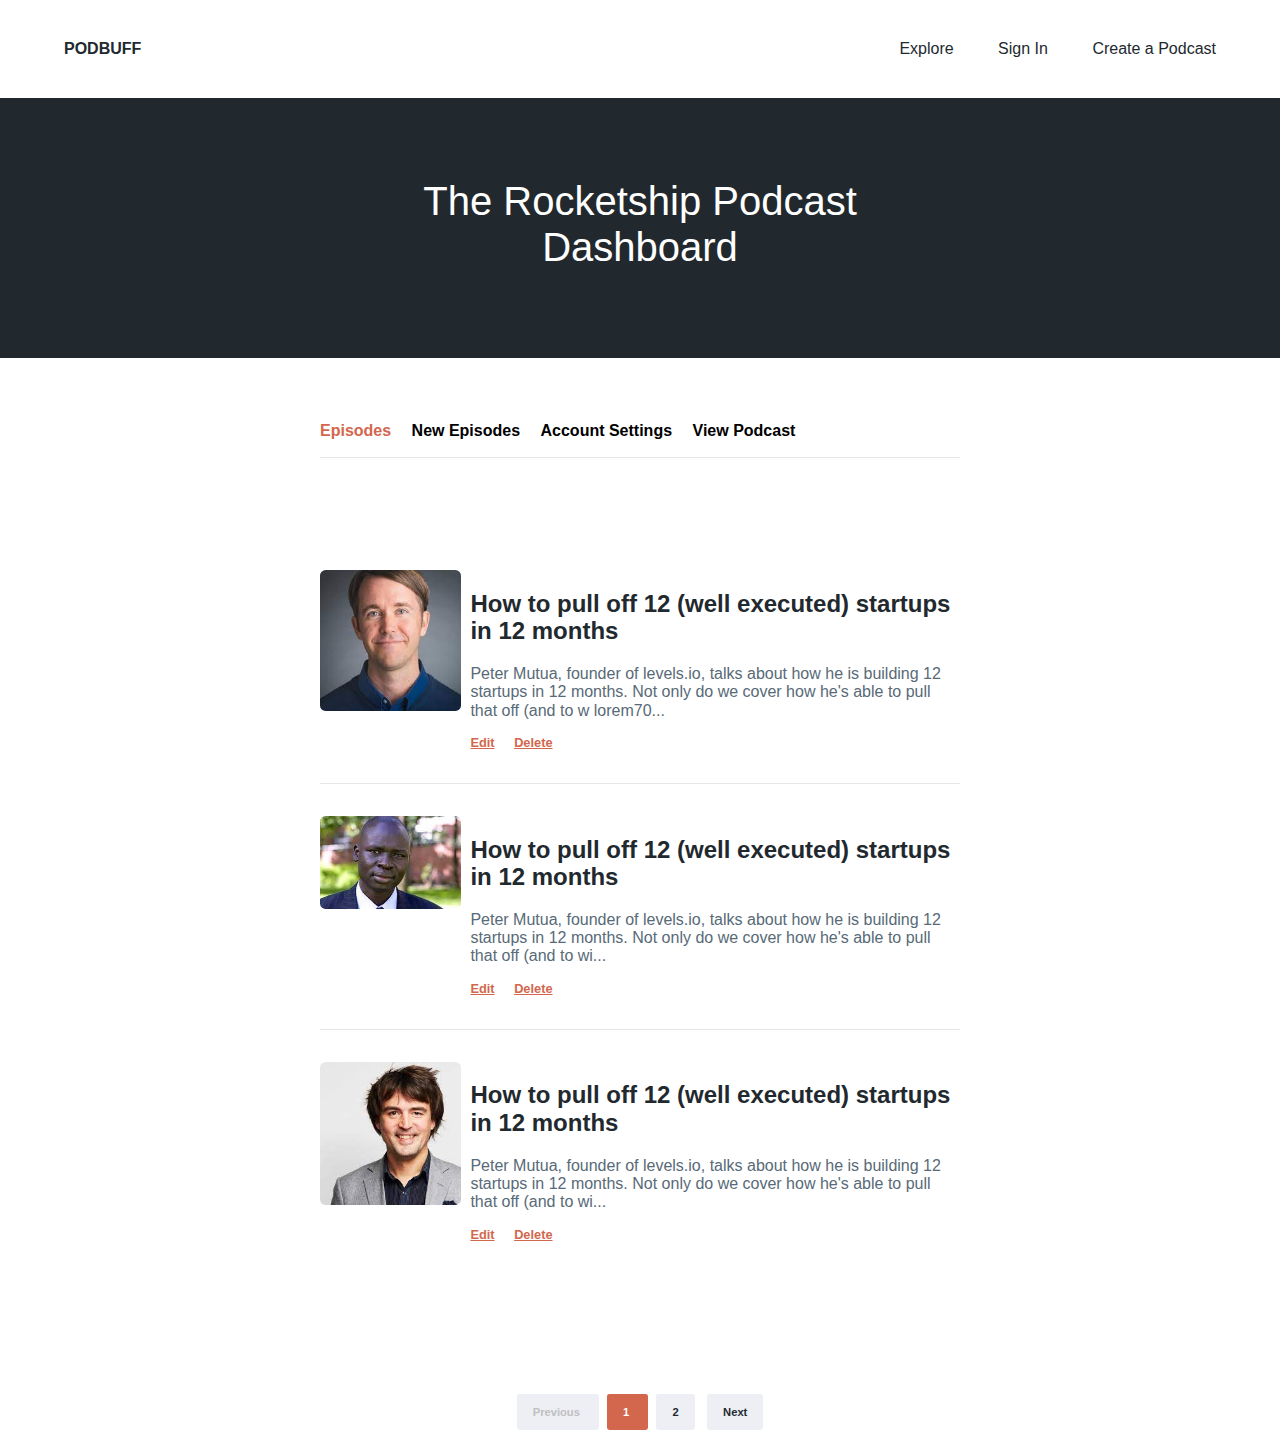
<file: dashboard.html>
<!DOCTYPE html>
<html lang="en">
<head>
  <meta charset="UTF-8">
  <meta http-equiv="X-UA-Compatible" content="IE=edge">
  <meta name="viewport" content="width=device-width, initial-scale=1.0">
  <title>Document</title>
  <link rel="stylesheet" href="css/application.css">

</head>

<body>
  <header id="main_header" class="cf">
    <div class="wrapper_wide">
      <a href="index.html" id="logo">PodBuff</a>
      <nav>
        <ul>
          <li><a href="podcast.html">Explore</a></li>
          <li><a href="sign-in.html">Sign In</a></li>
          <li><a href="sign-up.html">Create a Podcast</a></li>
        </ul>
      </nav>
    </div>
  </header>
  
  <div id="podcast_show">
    <div id="show_banner">
      <div class="wrapper_skinny">
      <h1>The Rocketship Podcast Dashboard</h1>
    </div>
  </div>

  <div id="links">
    <div class="wrapper_skinny">
      <ul class = "current">
        <li class = "current">Episodes </li>
        <li> <a href="#"></a>New Episodes </li>
        <li> <a href="#"></a>Account Settings </li>
        <li> <a href="#"></a>View Podcast</li>
      </ul>
    </div>
  </div>

  <!-- <div id="episode_content">
    <div class="wrapper_skinny">
      <img src="css/peter.jpeg" alt="peter" class="current_episode_thumbnail"> 
      <h2>How to pull off 12 (well executed) startups in 12 months</h2>
      <p class="description">Peter Mutua, founder of levels.io, talks about how he is building 12 startups in 12 months. Not only do we cover how he's able to pull that off (and to wit....</p>
      <div class="authorized_links">
        <a href="#">Edit</a>
        <a href="#">Delete</a>
      </div>
    </div>
  </div>
   -->
  <div id="episodes">
    <div class="wrapper_skinny">
      <ul class="cf">
        <li class="cf">
          <div class="episode_thumbnail">
            <a href="#">
              <img src="css/allan.jpeg" alt="peter">
            </a>
          </div>
          <div class="episode_overview">
            <h2><a href="#">How to pull off 12 (well executed) startups in 12 months</a></h2>
           <p class="description">Peter Mutua, founder of levels.io, talks about how he is building 12 startups in 12 months. Not only do we cover how he's able to pull that off (and to w lorem70...</p>
            <div class="authorized_links">
              <a href="#">Edit</a>
              <a href="#">Delete</a>
            </div>
          </div>
          
        </li>
         <li class="cf">
          <div class="episode_thumbnail">
            <a href="#">
              <img src="css/fabian.jpeg" alt="peter">
            </a>
          </div>
          <div class="episode_overview">
            <h2><a href="#">How to pull off 12 (well executed) startups in 12 months</a></h2>
           <p class="description">Peter Mutua, founder of levels.io, talks about how he is building 12 startups in 12 months. Not only do we cover how he's able to pull that off (and to wi...</p>
           <div class="authorized_links">
              <a href="#">Edit</a>
              <a href="#">Delete</a>
            </div>
          </div>
          
        </li>
         <li class="cf">
          <div class="episode_thumbnail">
            <a href="#">
              <img src="css/dylan.jpeg" alt="peter">
            </a>
          </div>
          <div class="episode_overview">
            <h2><a href="#">How to pull off 12 (well executed) startups in 12 months</a></h2>
           <p class="description">Peter Mutua, founder of levels.io, talks about how he is building 12 startups in 12 months. Not only do we cover how he's able to pull that off (and to wi...</p>
           <div class="authorized_links">
              <a href="#">Edit</a>
              <a href="#">Delete</a>
            </div>
          </div>
          
        </li>
      </ul>
    </div>
  </div>

  </div>
      <div class="pagination">
      <span class="previous_page disabled">
        Previous
      </span>
      <em class="current">
        1
      </em>
      <a href="#">2</a>
      <a href="#" class="next_page">Next</a>
    </div>
</body>
</html>
</file>
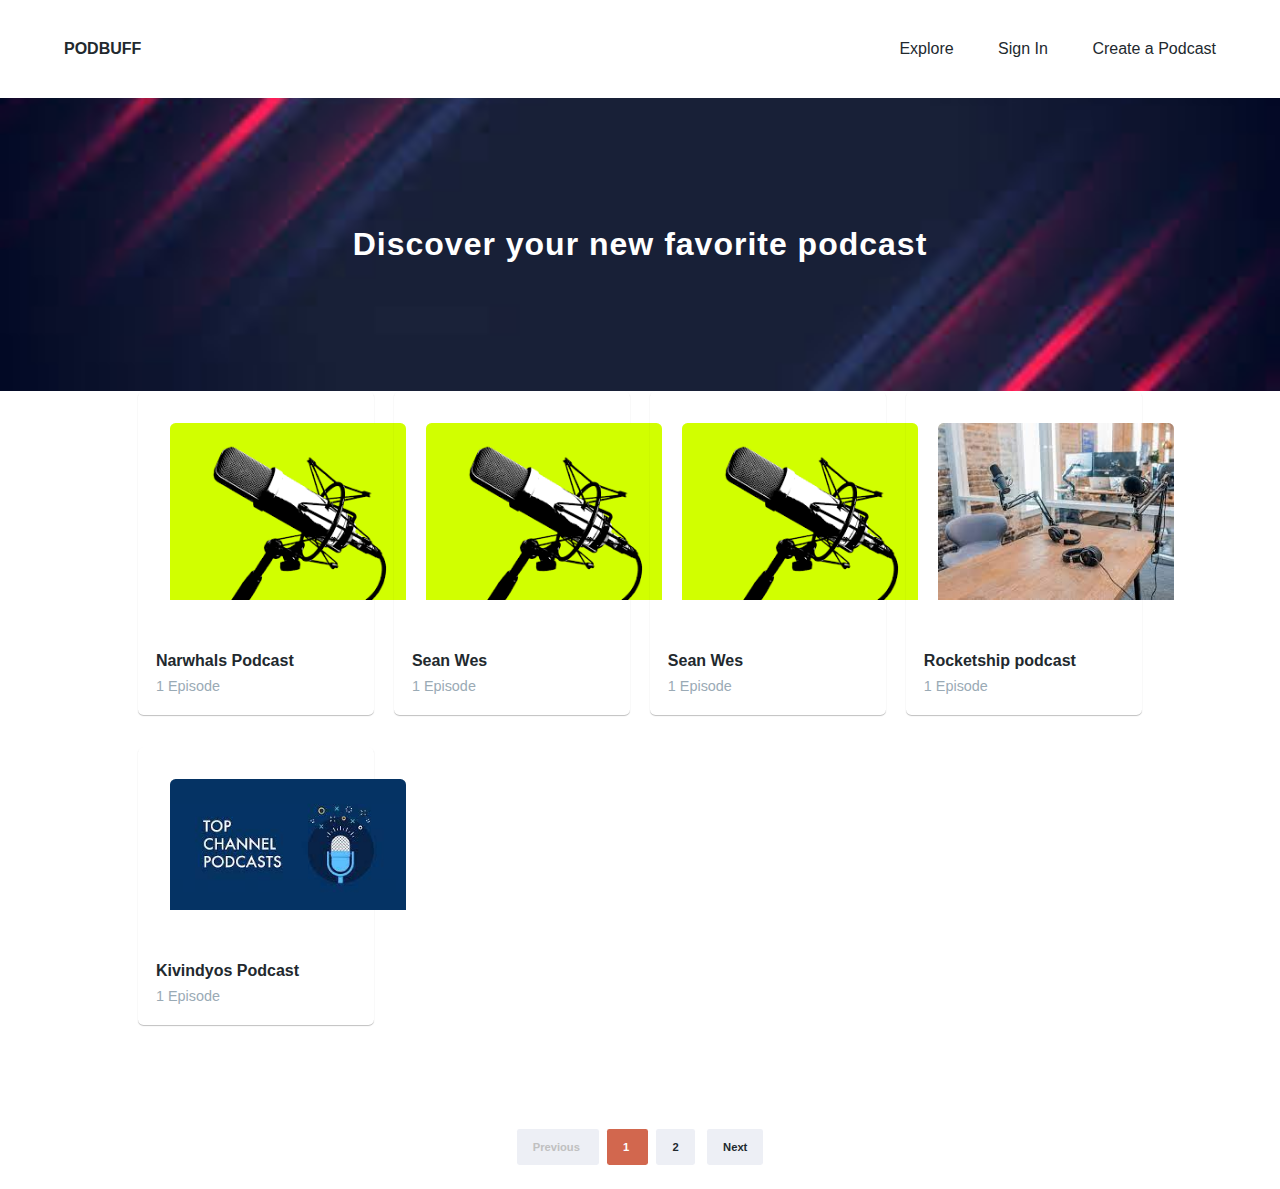
<file: podcast.html>
<!DOCTYPE html>
<html lang="en">
<head>
  <meta charset="UTF-8">
  <meta http-equiv="X-UA-Compatible" content="IE=edge">
  <meta name="viewport" content="width=device-width, initial-scale=1.0">
  <title>Document</title>
  <link rel="stylesheet" href="css/application.css">

</head>

<body>
  <header id="main_header" class="cf">
    <div class="wrapper_wide">
       <a href="index.html" id="logo">PodBuff</a>
      <nav>
        <ul>
          <li><a href="podcast.html">Explore</a></li>
          <li><a href="sign-in.html">Sign In</a></li>
          <li><a href="sign-up.html">Create a Podcast</a></li>
        </ul>
      </nav>
    </div>
  </header>

  
    <div id="banner" class = 'podcast_banner'>
      <h1>Discover your new favorite podcast</h1>
    </div>
    <div id="podcast" class = "cf">
      <div class="wrapper">
        <ul>
          <a href="podcast_show.html">
            <li>
              <img src="css/seanwes.png" alt="narwhals podcast">
              <div class="podcast_overview">
                <h2>Narwhals Podcast</h2>
                <p class="episode_count">1 Episode</p>
              </div>
            </li>
          </a>
          <a href="podcast_show.html">
            <li>
              <img src="css/seanwes.png" alt="hash podcast">
              <div class="podcast_overview">
                <h2>Sean Wes</h2>
                <p class="episode_count">1 Episode</p>
              </div>
            </li>
          </a><a href="podcast_show.html">
            <li>
              <img src="css/seanwes.png" alt="hash podcast">
              <div class="podcast_overview">
                <h2>Sean Wes</h2>
                <p class="episode_count">1 Episode</p>
              </div>
            </li>
          </a><a href="podcast_show.html">
            <li>
              <img src="css/rocketship.jpeg" alt="hash podcast">
              <div class="podcast_overview">
                <h2>Rocketship podcast</h2>
                <p class="episode_count">1 Episode</p>
              </div>
            </li>
          </a><a href="podcast_show.html">
            <li>
              <img src="css/download (2).jpeg" alt="hash podcast">
              <div class="podcast_overview">
                <h2>Kivindyos Podcast</h2>
                <p class="episode_count">1 Episode</p>
              </div>
            </li>
          </a>
        </ul>
      </div>
    </div>
    <div class="pagination">
      <span class="previous_page disabled">
        Previous
      </span>
      <em class="current">
        1
      </em>
      <a href="#">2</a>
      <a href="#" class="next_page">Next</a>
    </div>
</body>
</html>
</file>
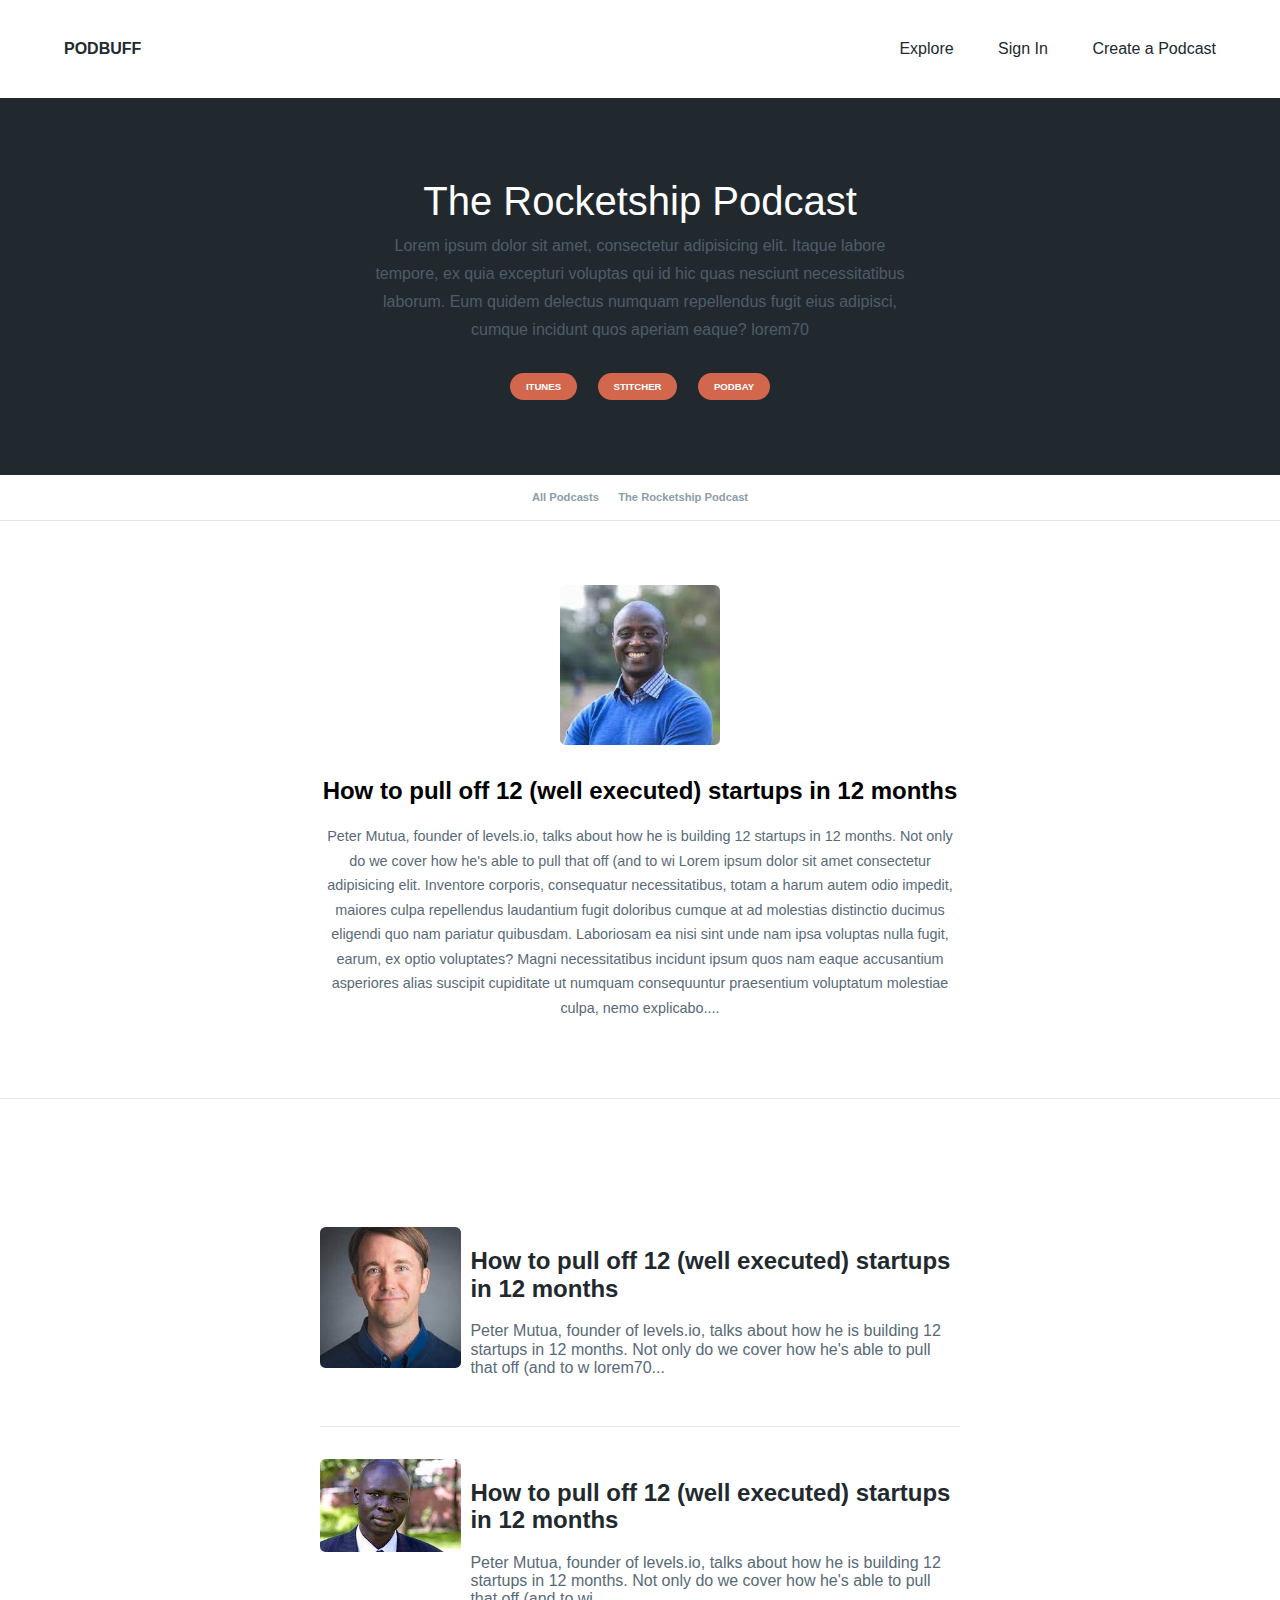
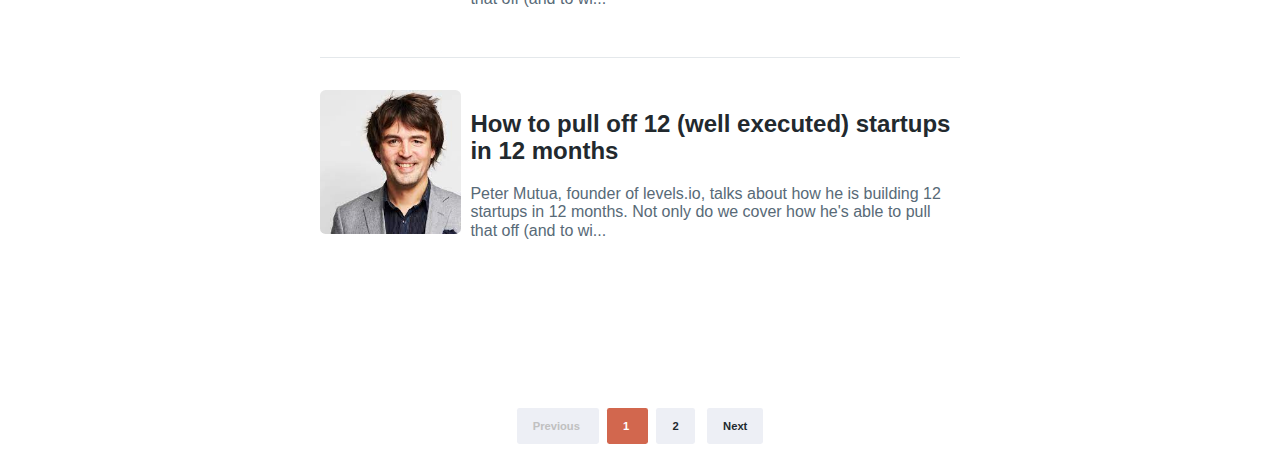
<file: podcast_show.html>
<!DOCTYPE html>
<html lang="en">
<head>
  <meta charset="UTF-8">
  <meta http-equiv="X-UA-Compatible" content="IE=edge">
  <meta name="viewport" content="width=device-width, initial-scale=1.0">
  <title>Document</title>
  <link rel="stylesheet" href="css/application.css">

</head>

<body>
  <header id="main_header" class="cf">
    <div class="wrapper_wide">
      <a href="index.html" id="logo">PodBuff</a>
      <nav>
        <ul>
          <li><a href="podcast.html">Explore</a></li>
          <li><a href="sign-in.html">Sign In</a></li>
          <li><a href="sign-up.html">Create a Podcast</a></li>
        </ul>
      </nav>
    </div>
  </header>
  
  <div id="podcast_show">
    <div id="show_banner">
      <div class="wrapper_skinny">
      <h1>The Rocketship Podcast</h1>
      <p class="description">Lorem ipsum dolor sit amet, consectetur adipisicing elit. Itaque labore tempore, ex quia excepturi voluptas qui id hic quas nesciunt necessitatibus laborum. Eum quidem delectus numquam repellendus fugit eius adipisci, cumque incidunt quos aperiam eaque? lorem70</p>
      <a href="#" class="subscribe_link">Itunes</a>
      <a href="#" class="subscribe_link">Stitcher</a>
      <a href="#" class="subscribe_link">PodBay</a>

    </div>
  </div>
  <div id="breadcrumb">
    <a href="">
      All Podcasts 
      <span></span>
       The Rocketship Podcast
      </a>
  </div>
  <div id="episode_content">
    <div class="wrapper_skinny">
      <img src="css/peter.jpeg" alt="peter" class="current_episode_thumbnail"> 
      <h2>How to pull off 12 (well executed) startups in 12 months</h2>
      <p class="description">Peter Mutua, founder of levels.io, talks about how he is building 12 startups in 12 months. Not only do we cover how he's able to pull that off (and to wi Lorem ipsum dolor sit amet consectetur adipisicing elit. Inventore corporis, consequatur necessitatibus, totam a harum autem odio impedit, maiores culpa repellendus laudantium fugit doloribus cumque at ad molestias distinctio ducimus eligendi quo nam pariatur quibusdam. Laboriosam ea nisi sint unde nam ipsa voluptas nulla fugit, earum, ex optio voluptates? Magni necessitatibus incidunt ipsum quos nam eaque accusantium asperiores alias suscipit cupiditate ut numquam consequuntur praesentium voluptatum molestiae culpa, nemo explicabo....</p>
    </div>
  </div>
  
  <div id="episodes">
    <div class="wrapper_skinny">
      <ul class="cf">
        <li class="cf">
          <div class="episode_thumbnail">
            <a href="#">
              <img src="css/allan.jpeg" alt="peter">
            </a>
          </div>
          <div class="episode_overview">
            <h2><a href="#">How to pull off 12 (well executed) startups in 12 months</a></h2>
           <p class="description">Peter Mutua, founder of levels.io, talks about how he is building 12 startups in 12 months. Not only do we cover how he's able to pull that off (and to w lorem70...</p>
          </div>
          
        </li>
         <li class="cf">
          <div class="episode_thumbnail">
            <a href="#">
              <img src="css/fabian.jpeg" alt="peter">
            </a>
          </div>
          <div class="episode_overview">
            <h2><a href="#">How to pull off 12 (well executed) startups in 12 months</a></h2>
           <p class="description">Peter Mutua, founder of levels.io, talks about how he is building 12 startups in 12 months. Not only do we cover how he's able to pull that off (and to wi...</p>
          </div>
          
        </li>
         <li class="cf">
          <div class="episode_thumbnail">
            <a href="#">
              <img src="css/dylan.jpeg" alt="peter">
            </a>
          </div>
          <div class="episode_overview">
            <h2><a href="#">How to pull off 12 (well executed) startups in 12 months</a></h2>
           <p class="description">Peter Mutua, founder of levels.io, talks about how he is building 12 startups in 12 months. Not only do we cover how he's able to pull that off (and to wi...</p>
          </div>
          
        </li>
      </ul>
    </div>
  </div>

  </div>
      <div class="pagination">
      <span class="previous_page disabled">
        Previous
      </span>
      <em class="current">
        1
      </em>
      <a href="#">2</a>
      <a href="#" class="next_page">Next</a>
    </div>
</body>
</html>
</file>
<file: css/application.css>
body{font-family:"Open Sans",sans-serif}.wrapper_wide{width:90%;margin:0 auto}.wrapper{width:80%;margin:0 auto}.wrapper_skinny{width:50%;margin:0 auto}.cf:before,.cf:after{content:"";display:table}.cf:after{clear:both}.button{color:#fff;text-decoration:none;font-size:1rem;padding:1rem 2rem;border-radius:2rem;outline:none;border:none;display:inline-block;min-width:8.5rem}.button_highlight{background:#d2674e;transition:background .4s ease-in-out}.button_highlight:hover{background:#c74f33}.button_white{background:#fff;color:#22292e;transition:background .4s ease-in-out}.button_white:hover{background:#ececec}.button_block{display:block;margin:0 auto}#main_header{color:#22292e;background:#fff;padding:2.5rem 0}#main_header #logo{float:left;text-transform:uppercase;font-weight:700;color:#22292e;text-decoration:none}#main_header nav{float:right}#main_header nav ul{list-style:none;margin:0}#main_header nav ul li{display:inline;margin-left:2.5rem}#main_header nav ul li a{color:#22292e;text-decoration:none}#banner{background:url("../css/banner.jpeg");background-repeat:no-repeat;background-size:cover;background-position:center center}#banner h1{text-align:center;color:#fff;font-size:300;letter-spacing:1px;margin:0;padding:8rem 0}.podcast_banner{background:url("../css/banner.jpeg")}.sign_in_banner{background:url("../css/sign_in.png")}.sign_up_banner{background:url("../css/sign_up.jpg")}.pagination:before,.pagination:after{content:"";display:table}.pagination:after{clear:both}.pagination{text-align:center;margin:2rem 0}.pagination a,.pagination .previous_page,.pagination .current,.pagination .next_page{padding:.75rem 1rem;margin:0 .25rem;border-radius:.15rem;line-height:1.25rem;text-decoration:none;background:#edeff5;font-weight:700;font-size:.7rem;font-style:normal;color:#22292e}.pagination a:hover,.pagination .previous_page:hover,.pagination .current:hover,.pagination .next_page:hover{background:#d2674e;color:#fff}.pagination .current{background:#d2674e;color:#fff}.pagination .disabled{color:silver;background:#edeff5}.pagination .disabled:hover{color:silver}.field{margin:.5rem 0 1.5rem 0}input[type=email],input[type=text],input[type=password],textarea{width:100%;height:2.5rem;padding:.25rem 1rem;background:#edeff5;border:1px solid #dde0ec;border-radius:.35rem;margin-top:.5rem}textarea{min-height:8rem;margin-top:.5rem !important}#form{padding:0 0 5rem 0}#background{background:url("../css/harsh-gupta-nVDB1IGq64s-unsplash.jpg");height:100vh;background-size:cover;background-position:center}#background header{padding:3rem 0}#background header #logo{float:left;text-transform:uppercase;font-weight:700;color:#fff;text-decoration:none}#background header nav{float:right}#background header nav ul{list-style:none;margin:0}#background header nav ul li{display:inline;margin-left:2.5rem}#background header nav ul li a{color:#fff;text-decoration:none}#background h1{color:#fff;font-size:3.5rem;font-weight:300;letter-spacing:1px;margin:7rem 0 2rem 0}#background .button{margin:1.5rem 2.5% 0 2.5%}/*! normalize.css v8.0.1 | MIT License | github.com/necolas/normalize.css */html{line-height:1.15;-webkit-text-size-adjust:100%}body{margin:0}main{display:block}h1{font-size:2em;margin:.67em 0}hr{box-sizing:content-box;height:0;overflow:visible}pre{font-family:monospace,monospace;font-size:1em}a{background-color:transparent}abbr[title]{border-bottom:none;text-decoration:underline;-webkit-text-decoration:underline dotted;text-decoration:underline dotted}b,strong{font-weight:bolder}code,kbd,samp{font-family:monospace,monospace;font-size:1em}small{font-size:80%}sub,sup{font-size:75%;line-height:0;position:relative;vertical-align:baseline}sub{bottom:-0.25em}sup{top:-0.5em}img{border-style:none}button,input,optgroup,select,textarea{font-family:inherit;font-size:100%;line-height:1.15;margin:0}button,input{overflow:visible}button,select{text-transform:none}button,[type=button],[type=reset],[type=submit]{-webkit-appearance:button}button::-moz-focus-inner,[type=button]::-moz-focus-inner,[type=reset]::-moz-focus-inner,[type=submit]::-moz-focus-inner{border-style:none;padding:0}button:-moz-focusring,[type=button]:-moz-focusring,[type=reset]:-moz-focusring,[type=submit]:-moz-focusring{outline:1px dotted ButtonText}fieldset{padding:.35em .75em .625em}legend{box-sizing:border-box;color:inherit;display:table;max-width:100%;padding:0;white-space:normal}progress{vertical-align:baseline}textarea{overflow:auto}[type=checkbox],[type=radio]{box-sizing:border-box;padding:0}[type=number]::-webkit-inner-spin-button,[type=number]::-webkit-outer-spin-button{height:auto}[type=search]{-webkit-appearance:textfield;outline-offset:-2px}[type=search]::-webkit-search-decoration{-webkit-appearance:none}::-webkit-file-upload-button{-webkit-appearance:button;font:inherit}details{display:block}summary{display:list-item}template{display:none}[hidden]{display:none}#podcast{padding-bottom:3rem}#podcast ul{list-style:none;padding-left:0;margin:0}#podcast ul li{width:23%;float:left;margin:0 1% 2rem 1%;box-shadow:0 1px 1px 0 rgba(0,0,0,.25);border-radius:.35rem}#podcast ul li img{width:100%;max-width:100%;border-radius:.35rem .35rem 0 0;margin:2rem 2rem 2rem 2rem}#podcast ul li .podcast_overview{padding:1rem 7.5%}#podcast ul li .podcast_overview h2{margin:0;font-size:1rem;font-weight:700;color:#22292e}#podcast ul li .podcast_overview .episode_count{color:#9aaab5;font-size:.9rem;margin:.5rem 0 .25rem 0}#podcast ul li:hover img{opacity:.8}#podcast ul li:hover .podcast_overview h2{color:#d2674e}#podcast_show #show_banner{background:#22292e;text-align:center;padding:5rem 0}#podcast_show #show_banner h1{font-size:2.5rem;font-weight:300;color:#fff;margin:0 0 .5rem 0}#podcast_show #show_banner .description{width:85%;line-height:1.75rem;margin:0 auto 2rem auto;color:#4d5d69}#podcast_show #show_banner .subscribe_link{font-size:.6rem;text-transform:uppercase;font-weight:700;text-align:center;color:#fff;display:inline;background:#d2674e;border-radius:2rem;padding:.5rem 1rem;margin:0 .5rem;text-decoration:none}#podcast_show #show_banner .subscribe_link:hover{background:#bd4b30}#podcast_show #breadcrumb{padding:1rem 0;text-align:center;text-align:center;border-bottom:1px solid #e4e8eb;font-weight:700;font-size:.7rem}#podcast_show #breadcrumb a{color:#8c9daa;text-decoration:none}#podcast_show #breadcrumb span{margin:0 .5rem}#podcast_show #episodes{padding:3rem 0}#podcast_show #episodes ul{list-style:none;padding-left:0}#podcast_show #episodes ul li{padding-bottom:2rem;border-bottom:1px solid #e4e8eb;margin-bottom:2rem}#podcast_show #episodes ul li:last-child{border-bottom:none}#podcast_show #episodes ul li .episode_thumbnail{width:22%;float:left}#podcast_show #episodes ul li .episode_thumbnail img{width:10rem;max-width:100%;border-radius:.35rem}#podcast_show #episodes ul li .episode_overview{width:76.5%;float:left;margin-left:1.5%}#podcast_show #episodes ul li .episode_overview h2 a{color:#22292e;text-decoration:none}#podcast_show #episodes ul li .episode_overview .description{color:#586a77}#podcast_show #episodes ul li .episode_overview .authorized_links{font-weight:700;font-size:.8rem}#podcast_show #episodes ul li .episode_overview .authorized_links a{color:#d2674e;margin-right:1rem}#podcast_show #episode_content{padding:4rem 0;margin-bottom:4rem;border-bottom:1px solid #e4e8eb}#podcast_show #episode_content .current_episode_thumbnail{display:block;margin:0 auto 2rem auto;width:10rem;max-width:100%;border-radius:.35rem}#podcast_show #episode_content h2{font-size:1.5rem;text-align:center}#podcast_show #episode_content .description{text-align:center;font-size:.9rem;line-height:1.7;color:#586a77}#podcast_show #links{padding:2rem 0}#podcast_show #links ul{list-style:none;padding-left:0;padding:1rem 0;margin-bottom:1rem;border-bottom:1px solid #e4e8eb}#podcast_show #links ul li{display:inline;margin-right:1rem;font-weight:700}#podcast_show #links ul li a{color:#22292e;text-decoration:none}#podcast_show #links ul li a:hover{color:#d2674e}#podcast_show #links ul .current{color:#d2674e}
</file>
